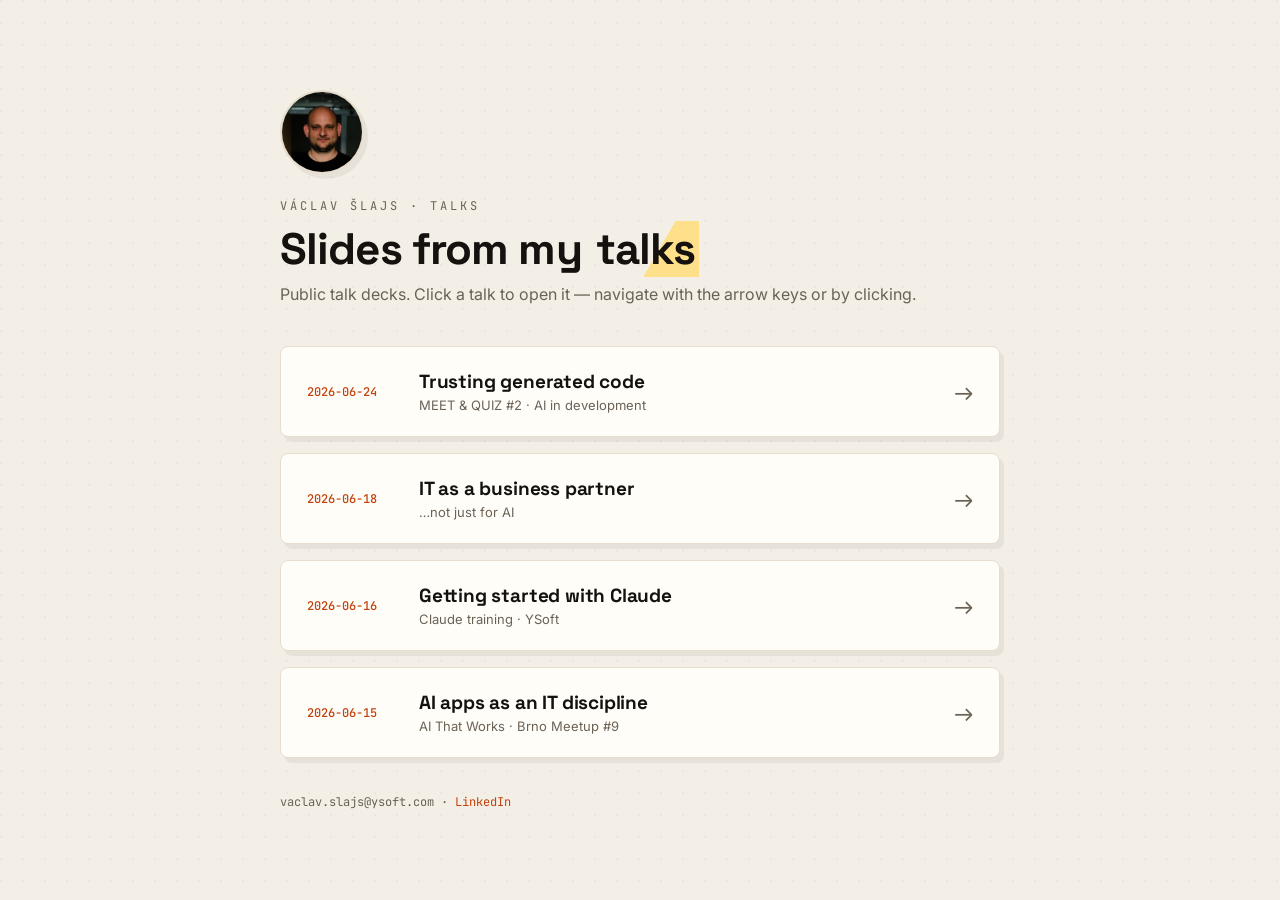
<file: index.html>
<!DOCTYPE html>
<html lang="en">
<head>
<meta charset="UTF-8">
<meta name="viewport" content="width=device-width, initial-scale=1.0">
<title>Talks · Václav Šlajs</title>
<style>
  @import url('https://fonts.googleapis.com/css2?family=Space+Grotesk:wght@400;500;600;700&family=Inter:wght@400;500;600&family=JetBrains+Mono:wght@400;500&display=swap');

  * { box-sizing: border-box; margin: 0; padding: 0; }
  :root {
    --ink: #14110f; --paper: #f4efe6; --paper-line: #e6ddcd; --card: #fffdf8;
    --muted: #6b6256; --amber: #c2410c;
  }
  body {
    font-family: 'Inter', sans-serif;
    background: var(--paper);
    background-image: radial-gradient(circle at 1px 1px, rgba(20,17,15,0.04) 1px, transparent 0);
    background-size: 22px 22px;
    color: var(--ink);
    min-height: 100vh;
    display: flex; align-items: center; justify-content: center;
    padding: 48px 24px;
  }
  .wrap { max-width: 720px; width: 100%; }
  .avatar {
    width: 84px; height: 84px; border-radius: 50%; object-fit: cover;
    border: 2px solid var(--paper-line); display: block; margin-bottom: 24px;
    box-shadow: 4px 5px 0 rgba(20,17,15,0.06);
  }
  .eyebrow {
    font-family: 'JetBrains Mono', monospace; font-size: 12px; letter-spacing: 3px;
    text-transform: uppercase; color: var(--muted); margin-bottom: 12px;
  }
  h1 {
    font-family: 'Space Grotesk', sans-serif; font-size: 44px; font-weight: 700;
    line-height: 1.05; letter-spacing: -0.02em; margin-bottom: 10px;
  }
  h1 .hl { background: linear-gradient(120deg, transparent 60%, #ffe08a 60%); padding: 0 4px; }
  .lede { font-size: 16px; color: var(--muted); line-height: 1.55; margin-bottom: 40px; }

  .talk {
    display: flex; align-items: center; gap: 20px; text-decoration: none; color: var(--ink);
    background: var(--card); border: 1.5px solid var(--paper-line); border-radius: 8px;
    padding: 22px 26px; box-shadow: 4px 5px 0 rgba(20,17,15,0.06);
    transition: transform 0.15s, box-shadow 0.15s; margin-bottom: 16px;
  }
  .talk:hover { transform: translate(-1px,-1px); box-shadow: 6px 7px 0 rgba(20,17,15,0.10); }
  .talk .date {
    font-family: 'JetBrains Mono', monospace; font-size: 12px; color: var(--amber);
    font-weight: 500; flex: none; width: 92px;
  }
  .talk .meta b { font-family: 'Space Grotesk', sans-serif; font-size: 19px; font-weight: 700; display: block; letter-spacing: -0.01em; }
  .talk .meta span { font-size: 13px; color: var(--muted); }
  .talk .arrow { margin-left: auto; font-family: 'Space Grotesk', sans-serif; font-size: 24px; color: var(--muted); }

  .foot { margin-top: 36px; font-family: 'JetBrains Mono', monospace; font-size: 12px; color: var(--muted); }
  .foot a { color: var(--amber); text-decoration: none; }
</style>
</head>
<body>
  <div class="wrap">
    <img class="avatar" src="shared/me.jpeg" alt="Václav Šlajs">
    <div class="eyebrow">Václav Šlajs · talks</div>
    <h1>Slides from my <span class="hl">talks</span></h1>
    <p class="lede">Public talk decks. Click a talk to open it — navigate with the arrow keys or by clicking.</p>

    <a class="talk" href="./2026-06-24-trusting-generated-code/">
      <span class="date">2026-06-24</span>
      <span class="meta">
        <b>Trusting generated code</b>
        <span>MEET &amp; QUIZ #2 · AI in development</span>
      </span>
      <span class="arrow">→</span>
    </a>

    <a class="talk" href="./2026-06-18-it-partner-business/">
      <span class="date">2026-06-18</span>
      <span class="meta">
        <b>IT as a business partner</b>
        <span>…not just for AI</span>
      </span>
      <span class="arrow">→</span>
    </a>

    <a class="talk" href="./2026-06-16-claude-training/">
      <span class="date">2026-06-16</span>
      <span class="meta">
        <b>Getting started with Claude</b>
        <span>Claude training · YSoft</span>
      </span>
      <span class="arrow">→</span>
    </a>

    <a class="talk" href="./2026-06-15-ai-that-works/">
      <span class="date">2026-06-15</span>
      <span class="meta">
        <b>AI apps as an IT discipline</b>
        <span>AI That Works · Brno Meetup #9</span>
      </span>
      <span class="arrow">→</span>
    </a>

    <div class="foot">vaclav.slajs@ysoft.com · <a href="https://www.linkedin.com/in/vaclav-slajs/">LinkedIn</a></div>
  </div>
  <!-- Cloudflare Web Analytics --><script defer src='https://static.cloudflareinsights.com/beacon.min.js' data-cf-beacon='{"token": "95d29dbc70cd4b92bb094c8c52e9ca0d"}'></script><!-- End Cloudflare Web Analytics -->
</body>
</html>
</file>
